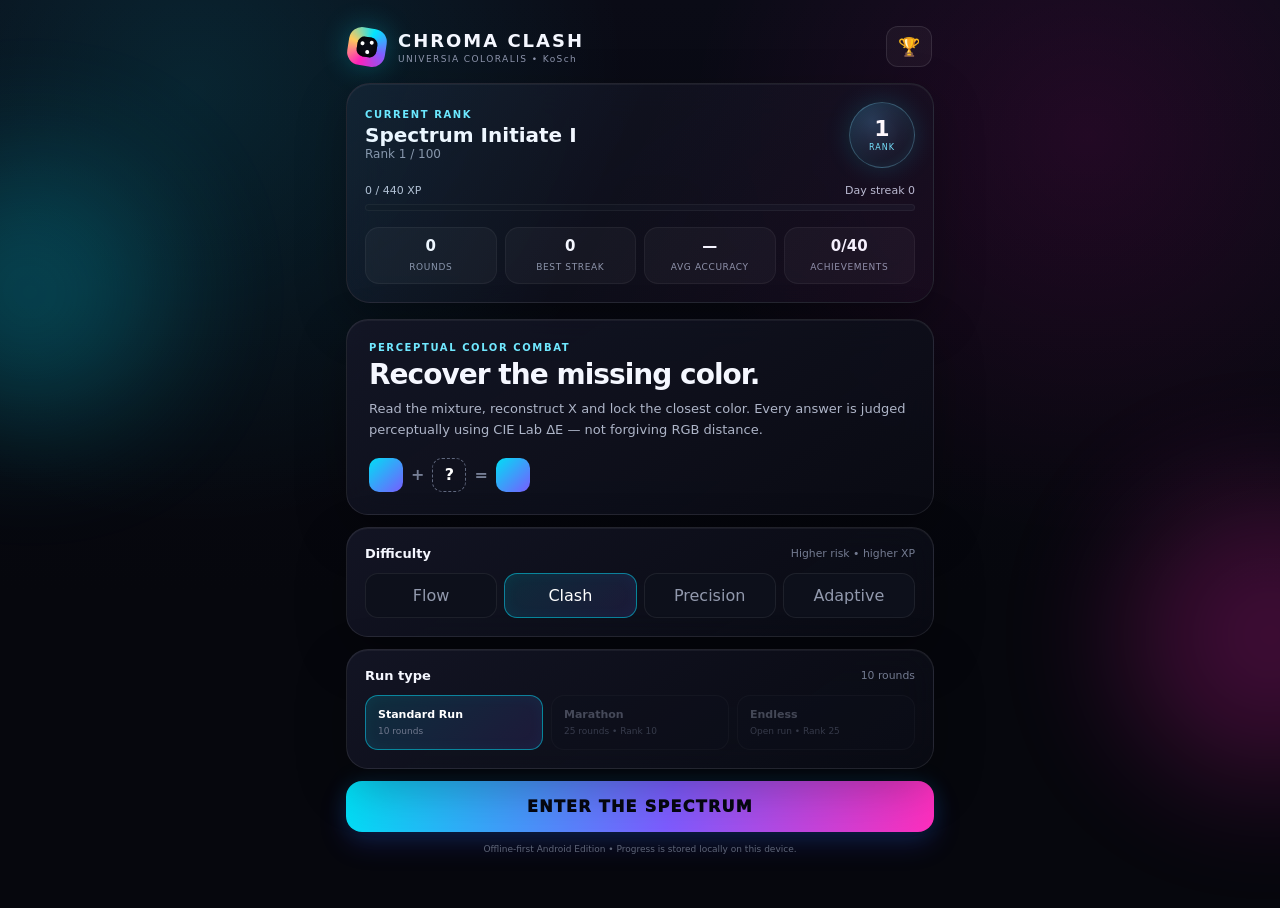
<file: app/src/main/assets/www/index.html>
<!doctype html>
<html lang="en">
<head>
  <meta charset="utf-8">
  <meta name="viewport" content="width=device-width,initial-scale=1,viewport-fit=cover,user-scalable=no">
  <meta name="theme-color" content="#080913">
  <title>Chroma Clash • Universia Coloralis</title>
  <link rel="stylesheet" href="styles.css">
</head>
<body>
  <div class="aurora a1"></div><div class="aurora a2"></div>
  <div id="app-shell">
    <header class="topbar">
      <div class="brand-wrap">
        <div class="brand-mark" aria-hidden="true"><span></span><span></span><span></span></div>
        <div><h1>CHROMA CLASH</h1><div class="subtitle">UNIVERSIA COLORALIS • KoSch</div></div>
      </div>
      <button class="icon-btn" id="achievements-btn" aria-label="Achievements">🏆</button>
    </header>

    <section class="profile-card glass" id="profile-card">
      <div class="profile-row">
        <div>
          <div class="eyebrow">CURRENT RANK</div>
          <div id="rank-title" class="rank-title">Spectrum Initiate I</div>
          <div id="level-label" class="muted">Rank 1 / 100</div>
        </div>
        <button id="rank-ladder-btn" class="rank-orb"><span id="rank-number">1</span><small>RANK</small></button>
      </div>
      <div class="xp-line"><span id="xp-label">0 / 440 XP</span><span id="daily-label">Day streak 1</span></div>
      <div class="progress"><div id="xp-bar"></div></div>
      <div class="stat-grid">
        <div><b id="stat-rounds">0</b><span>Rounds</span></div>
        <div><b id="stat-best">0</b><span>Best streak</span></div>
        <div><b id="stat-avg">—</b><span>Avg accuracy</span></div>
        <div><b id="stat-achievements">0</b><span>Achievements</span></div>
      </div>
    </section>

    <main>
      <section id="start-screen" class="screen active">
        <div class="hero glass">
          <div class="eyebrow">PERCEPTUAL COLOR COMBAT</div>
          <h2>Recover the missing color.</h2>
          <p>Read the mixture, reconstruct X and lock the closest color. Every answer is judged perceptually using CIE Lab ΔE — not forgiving RGB distance.</p>
          <div class="equation-mini"><i></i><span>+</span><b>?</b><span>=</span><i></i></div>
        </div>

        <div class="panel glass">
          <div class="panel-heading"><span>Difficulty</span><small>Higher risk • higher XP</small></div>
          <div class="segmented" id="difficulty-options">
            <button data-difficulty="easy">Flow</button>
            <button data-difficulty="medium" class="active">Clash</button>
            <button data-difficulty="hard">Precision</button>
            <button data-difficulty="adaptive">Adaptive</button>
          </div>
        </div>

        <div class="panel glass">
          <div class="panel-heading"><span>Run type</span><small id="mode-note">10 rounds</small></div>
          <div class="mode-grid" id="mode-options">
            <button data-mode="run" class="active"><b>Standard Run</b><span>10 rounds</span></button>
            <button data-mode="marathon"><b>Marathon</b><span>25 rounds • Rank 10</span></button>
            <button data-mode="endless"><b>Endless</b><span>Open run • Rank 25</span></button>
          </div>
        </div>

        <button id="start-game-btn" class="primary-btn">ENTER THE SPECTRUM</button>
        <div class="footer-note">Offline-first Android Edition • Progress is stored locally on this device.</div>
      </section>

      <section id="game-screen" class="screen">
        <div class="run-hud glass">
          <div><small>ROUND</small><b id="round-label">1 / 10</b></div>
          <div><small>SCORE</small><b id="score-label">0</b></div>
          <div><small>STREAK</small><b id="streak-label">0×</b></div>
          <button id="end-run-btn" class="ghost-btn">End</button>
        </div>

        <div class="challenge glass">
          <div class="eyebrow">SOLVE THE MIX</div>
          <div class="equation">
            <div class="color-box" id="color1"></div><span>+</span>
            <div class="color-box mystery" id="color2">?</div><span>=</span>
            <div class="color-box" id="target-color"></div>
          </div>
          <div class="challenge-caption">Which color is X?</div>
        </div>

        <div class="picker-card glass">
          <div class="picker-heading">
            <div><div class="eyebrow">YOUR GUESS</div><div id="selected-rgb">Move across the field</div></div>
            <div id="selected-color-preview"></div>
          </div>
          <canvas id="color-picker" width="320" height="260" aria-label="Saturation and brightness picker"></canvas>
          <label class="hue-label" for="hue-slider"><span>HUE</span><output id="hue-value">180°</output></label>
          <input id="hue-slider" class="hue-slider" type="range" min="0" max="359" value="180">
          <button id="lock-in-btn" class="primary-btn" disabled>LOCK IN</button>
        </div>

        <div class="timer-wrap glass"><span id="timer-text">30.0</span><div class="timer-track"><div id="timer-bar"></div></div></div>
      </section>
    </main>
  </div>

  <div id="result-overlay" class="overlay hidden" aria-hidden="true">
    <div class="modal result-modal glass">
      <div class="result-grade" id="result-grade">A</div>
      <div class="eyebrow">ROUND VERDICT</div>
      <h3 id="result-verdict">Chromatic Lock</h3>
      <div class="comparison">
        <div><span id="guess-swatch"></span><small>YOUR GUESS</small><b id="guess-rgb">RGB</b></div>
        <div class="vs">ΔE<br><b id="delta-e">0.00</b></div>
        <div><span id="target-swatch"></span><small>TARGET</small><b id="target-rgb">RGB</b></div>
      </div>
      <div class="result-metrics">
        <div><small>Accuracy</small><b id="result-accuracy">0%</b></div>
        <div><small>Points</small><b id="result-points">+0</b></div>
        <div><small>XP</small><b id="result-xp">+0</b></div>
      </div>
      <div id="new-achievements" class="new-achievements hidden"></div>
      <button id="continue-btn" class="primary-btn">NEXT ROUND</button>
    </div>
  </div>

  <div id="summary-overlay" class="overlay hidden" aria-hidden="true">
    <div class="modal glass">
      <div class="eyebrow">RUN COMPLETE</div>
      <h3 id="summary-title">Spectrum Report</h3>
      <div class="summary-score" id="summary-score">0</div>
      <div class="summary-grid">
        <div><small>AVG ACCURACY</small><b id="summary-accuracy">0%</b></div>
        <div><small>RUN XP</small><b id="summary-xp">+0</b></div>
        <div><small>BEST STREAK</small><b id="summary-streak">0×</b></div>
        <div><small>S-GRADES</small><b id="summary-sgrades">0</b></div>
      </div>
      <button id="summary-close" class="primary-btn">BACK TO HUB</button>
    </div>
  </div>

  <div id="achievements-overlay" class="overlay hidden" aria-hidden="true">
    <div class="modal tall glass">
      <div class="modal-header"><div><div class="eyebrow">COLLECTION</div><h3>Achievements</h3></div><button data-close="achievements-overlay" class="icon-btn">×</button></div>
      <div id="achievement-progress" class="muted"></div>
      <div id="achievement-list" class="achievement-list"></div>
    </div>
  </div>

  <div id="ranks-overlay" class="overlay hidden" aria-hidden="true">
    <div class="modal tall glass">
      <div class="modal-header"><div><div class="eyebrow">LONG GAME</div><h3>100 Rank Ladder</h3></div><button data-close="ranks-overlay" class="icon-btn">×</button></div>
      <div id="rank-list" class="rank-list"></div>
    </div>
  </div>

  <div id="toast-stack" aria-live="polite"></div>
  <script src="game.js"></script>
  <script>
    document.addEventListener('DOMContentLoaded', () => {
      const resetScroll = () => requestAnimationFrame(() => window.scrollTo(0, 0));
      document.getElementById('start-game-btn')?.addEventListener('click', resetScroll);
      document.getElementById('summary-close')?.addEventListener('click', resetScroll);
    });
  </script>
</body>
</html>
</file>
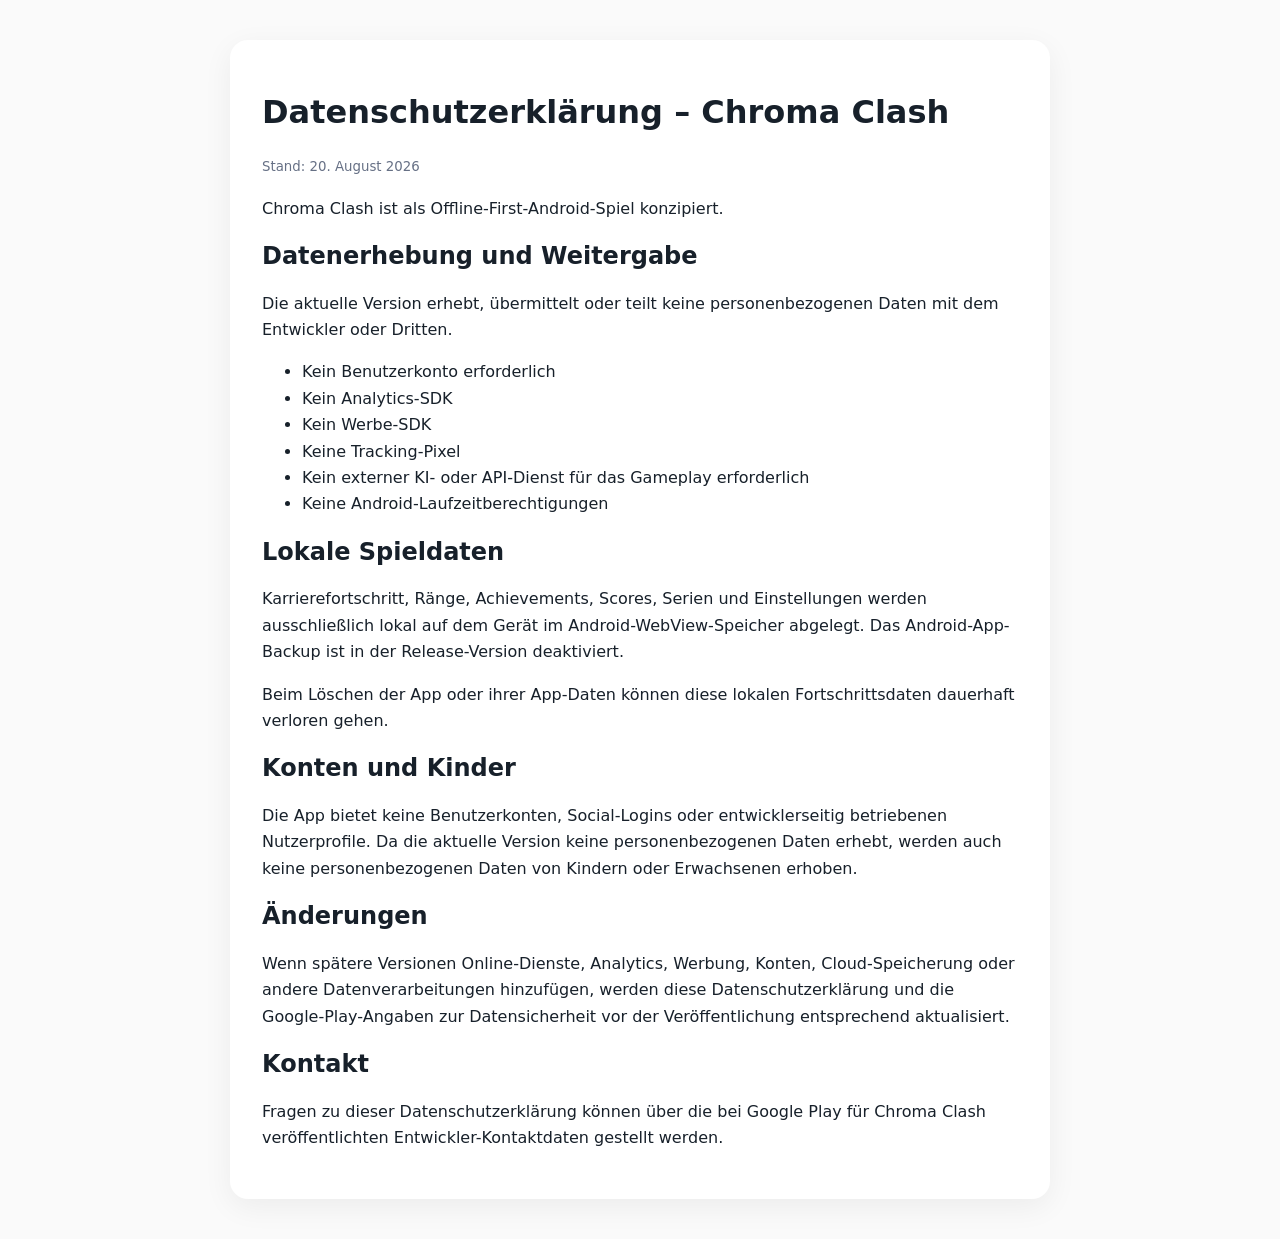
<file: docs/privacy.html>
<!doctype html>
<html lang="de">
<head>
  <meta charset="utf-8">
  <meta name="viewport" content="width=device-width,initial-scale=1">
  <title>Chroma Clash – Datenschutzerklärung</title>
  <style>
    body{font-family:system-ui,-apple-system,BlinkMacSystemFont,"Segoe UI",sans-serif;max-width:820px;margin:0 auto;padding:40px 20px;line-height:1.65;color:#17202a;background:#fafafa}h1,h2{line-height:1.2}main{background:#fff;padding:32px;border-radius:18px;box-shadow:0 8px 30px rgba(0,0,0,.06)}small{color:#667085}
  </style>
</head>
<body>
<main>
  <h1>Datenschutzerklärung – Chroma Clash</h1>
  <p><small>Stand: 20. August 2026</small></p>
  <p>Chroma Clash ist als Offline-First-Android-Spiel konzipiert.</p>

  <h2>Datenerhebung und Weitergabe</h2>
  <p>Die aktuelle Version erhebt, übermittelt oder teilt keine personenbezogenen Daten mit dem Entwickler oder Dritten.</p>
  <ul>
    <li>Kein Benutzerkonto erforderlich</li>
    <li>Kein Analytics-SDK</li>
    <li>Kein Werbe-SDK</li>
    <li>Keine Tracking-Pixel</li>
    <li>Kein externer KI- oder API-Dienst für das Gameplay erforderlich</li>
    <li>Keine Android-Laufzeitberechtigungen</li>
  </ul>

  <h2>Lokale Spieldaten</h2>
  <p>Karrierefortschritt, Ränge, Achievements, Scores, Serien und Einstellungen werden ausschließlich lokal auf dem Gerät im Android-WebView-Speicher abgelegt. Das Android-App-Backup ist in der Release-Version deaktiviert.</p>
  <p>Beim Löschen der App oder ihrer App-Daten können diese lokalen Fortschrittsdaten dauerhaft verloren gehen.</p>

  <h2>Konten und Kinder</h2>
  <p>Die App bietet keine Benutzerkonten, Social-Logins oder entwicklerseitig betriebenen Nutzerprofile. Da die aktuelle Version keine personenbezogenen Daten erhebt, werden auch keine personenbezogenen Daten von Kindern oder Erwachsenen erhoben.</p>

  <h2>Änderungen</h2>
  <p>Wenn spätere Versionen Online-Dienste, Analytics, Werbung, Konten, Cloud-Speicherung oder andere Datenverarbeitungen hinzufügen, werden diese Datenschutzerklärung und die Google-Play-Angaben zur Datensicherheit vor der Veröffentlichung entsprechend aktualisiert.</p>

  <h2>Kontakt</h2>
  <p>Fragen zu dieser Datenschutzerklärung können über die bei Google Play für Chroma Clash veröffentlichten Entwickler-Kontaktdaten gestellt werden.</p>
</main>
</body>
</html>
</file>
<file: app/src/main/assets/www/styles.css>
*{box-sizing:border-box}html,body{margin:0;min-height:100%;background:#070811;color:#f5f7ff;font-family:Inter,system-ui,-apple-system,"Segoe UI",sans-serif}body{min-height:100vh;padding:env(safe-area-inset-top) 0 env(safe-area-inset-bottom);overflow-x:hidden;background:radial-gradient(circle at 15% 10%,rgba(0,229,255,.12),transparent 32%),radial-gradient(circle at 85% 15%,rgba(255,0,180,.10),transparent 30%),linear-gradient(180deg,#0a0b16,#06070d 65%)}button,input{font:inherit}.aurora{position:fixed;pointer-events:none;filter:blur(70px);opacity:.24;border-radius:50%;animation:float 11s ease-in-out infinite alternate}.a1{width:260px;height:260px;background:#00e5ff;left:-100px;top:18vh}.a2{width:280px;height:280px;background:#ff22bd;right:-130px;top:55vh;animation-delay:-4s}@keyframes float{to{transform:translate3d(25px,-34px,0) scale(1.13)}}#app-shell{position:relative;z-index:1;max-width:620px;margin:auto;padding:18px 16px 42px}.topbar{display:flex;align-items:center;justify-content:space-between;padding:8px 2px 16px}.brand-wrap{display:flex;align-items:center;gap:12px}.brand-mark{position:relative;width:38px;height:38px;border-radius:13px;background:conic-gradient(from 20deg,#00e5ff,#845cff,#ff22bd,#ffca5c,#00e5ff);box-shadow:0 0 28px rgba(0,229,255,.28);display:grid;place-items:center;transform:rotate(9deg)}.brand-mark:after{content:"";width:20px;height:20px;border-radius:7px;background:#0b0d18;box-shadow:inset 0 0 10px #000}.brand-mark span{position:absolute;width:4px;height:4px;border-radius:50%;background:white;z-index:2}.brand-mark span:nth-child(1){transform:translate(-5px,-3px)}.brand-mark span:nth-child(2){transform:translate(4px,-5px)}.brand-mark span:nth-child(3){transform:translate(1px,5px)}h1{font-size:18px;letter-spacing:.11em;margin:0;font-weight:900}.subtitle{font-size:9px;letter-spacing:.16em;color:#8f96ae;margin-top:3px}.glass{background:linear-gradient(145deg,rgba(21,23,39,.88),rgba(10,11,20,.82));border:1px solid rgba(255,255,255,.09);box-shadow:0 18px 50px rgba(0,0,0,.28),inset 0 1px rgba(255,255,255,.05);backdrop-filter:blur(18px);-webkit-backdrop-filter:blur(18px)}.profile-card{border-radius:24px;padding:18px;margin-bottom:16px;position:relative;overflow:hidden}.profile-card:before{content:"";position:absolute;inset:0;background:linear-gradient(115deg,rgba(0,229,255,.06),transparent 45%,rgba(255,34,189,.05));pointer-events:none}.profile-row,.xp-line,.picker-heading,.panel-heading,.modal-header{display:flex;align-items:center;justify-content:space-between;gap:12px}.eyebrow{font-size:10px;font-weight:800;letter-spacing:.16em;color:#70e8ff;text-transform:uppercase}.rank-title{font-size:20px;font-weight:850;margin-top:3px}.muted{color:#8e95aa;font-size:12px}.rank-orb{width:66px;height:66px;border-radius:50%;border:1px solid rgba(112,232,255,.3);background:radial-gradient(circle at 35% 30%,#223b53,#111522 65%);color:#fff;box-shadow:0 0 26px rgba(0,229,255,.16),inset 0 0 18px rgba(0,229,255,.1);display:flex;flex-direction:column;align-items:center;justify-content:center;cursor:pointer}.rank-orb span{font-size:22px;font-weight:900;line-height:1}.rank-orb small{font-size:8px;letter-spacing:.12em;color:#71e7ff;margin-top:3px}.xp-line{font-size:11px;color:#b9c0d3;margin:16px 0 7px}.progress{height:7px;border-radius:99px;background:#111420;overflow:hidden;border:1px solid rgba(255,255,255,.05)}#xp-bar{height:100%;width:0;background:linear-gradient(90deg,#00dfff,#7a5cff,#ff2ebd);box-shadow:0 0 18px rgba(0,229,255,.65);transition:width .65s cubic-bezier(.2,.8,.2,1)}.stat-grid{display:grid;grid-template-columns:repeat(4,1fr);gap:8px;margin-top:16px}.stat-grid div,.summary-grid div,.result-metrics div{text-align:center;padding:9px 5px;border-radius:14px;background:rgba(255,255,255,.035);border:1px solid rgba(255,255,255,.05)}.stat-grid b,.summary-grid b,.result-metrics b{display:block;font-size:15px}.stat-grid span,.summary-grid small,.result-metrics small{font-size:9px;color:#8d94aa;text-transform:uppercase;letter-spacing:.07em}.screen{display:none}.screen.active{display:block;animation:fade .3s ease}@keyframes fade{from{opacity:0;transform:translateY(5px)}to{opacity:1;transform:none}}.hero,.panel,.challenge,.picker-card,.run-hud,.timer-wrap{border-radius:22px;padding:18px;margin:12px 0}.hero{padding:22px}.hero h2{font-size:28px;line-height:1.05;margin:7px 0 10px;letter-spacing:-.035em}.hero p{font-size:13px;line-height:1.55;color:#aeb5c8;margin:0}.equation-mini{display:flex;align-items:center;gap:8px;margin-top:18px;color:#777f96;font-weight:800}.equation-mini i,.equation-mini b{width:34px;height:34px;border-radius:10px;background:linear-gradient(135deg,#00dff5,#785cff);display:grid;place-items:center}.equation-mini b{background:transparent;border:1px dashed #5f677d;color:#fff}.panel-heading{font-size:13px;font-weight:750;margin-bottom:12px}.panel-heading small{color:#737b91;font-weight:500}.segmented{display:grid;grid-template-columns:repeat(4,1fr);gap:7px}.segmented button,.mode-grid button{border:1px solid rgba(255,255,255,.07);background:#0d101b;color:#9299ad;border-radius:13px;padding:12px 7px;cursor:pointer;transition:.2s}.segmented button.active,.mode-grid button.active{color:white;border-color:rgba(0,229,255,.5);background:linear-gradient(135deg,rgba(0,229,255,.13),rgba(132,92,255,.13));box-shadow:inset 0 0 16px rgba(0,229,255,.05)}.mode-grid{display:grid;grid-template-columns:repeat(3,1fr);gap:8px}.mode-grid button{display:flex;flex-direction:column;gap:4px;text-align:left;padding:12px}.mode-grid b{font-size:11px}.mode-grid span{font-size:9px;line-height:1.35;color:#6f778d}.mode-grid button.locked{opacity:.42}.primary-btn{width:100%;border:0;border-radius:16px;padding:16px 18px;background:linear-gradient(100deg,#00dff5,#7d5cff 55%,#ff2ebd);color:#050711;font-weight:950;letter-spacing:.08em;box-shadow:0 12px 28px rgba(50,68,255,.18),0 0 24px rgba(0,229,255,.12);cursor:pointer}.primary-btn:disabled{filter:saturate(.1);opacity:.45;box-shadow:none}.footer-note{text-align:center;font-size:9px;color:#5f6679;margin:12px}.run-hud{display:grid;grid-template-columns:1fr 1fr 1fr auto;align-items:center;padding:12px 14px}.run-hud div{display:flex;flex-direction:column}.run-hud small{font-size:8px;color:#707990;letter-spacing:.12em}.run-hud b{font-size:15px}.ghost-btn,.icon-btn{border:1px solid rgba(255,255,255,.1);background:rgba(255,255,255,.04);color:#d9ddec;border-radius:12px;padding:9px 11px;cursor:pointer}.icon-btn{font-size:18px;min-width:42px}.challenge{text-align:center}.equation{display:flex;align-items:center;justify-content:center;gap:10px;margin:14px 0 8px}.equation>span{font-size:24px;color:#798096;font-weight:350}.color-box{width:min(23vw,98px);height:min(23vw,98px);max-width:98px;max-height:98px;border-radius:20px;border:1px solid rgba(255,255,255,.13);box-shadow:inset 0 0 22px rgba(255,255,255,.08),0 10px 22px rgba(0,0,0,.3);display:grid;place-items:center;font-size:30px;font-weight:900;transition:.25s}.mystery{background:linear-gradient(145deg,#131626,#090b13)!important;border:1px dashed #586078}.challenge-caption{font-size:12px;color:#858da3}.picker-card{padding:15px}.picker-heading{margin:3px 3px 12px}.picker-heading #selected-rgb{font-size:12px;margin-top:4px;color:#c7ccda}.picker-heading #selected-color-preview{width:46px;height:46px;border-radius:15px;background:#11131e;border:1px solid rgba(255,255,255,.1);box-shadow:0 0 24px rgba(0,0,0,.3)}#color-picker{display:block;width:100%;height:auto;max-height:260px;border-radius:16px;border:1px solid rgba(255,255,255,.1);touch-action:none;cursor:crosshair;background:#111;box-shadow:inset 0 0 20px rgba(0,0,0,.25)}.hue-label{display:flex;justify-content:space-between;margin:13px 2px 6px;font-size:9px;letter-spacing:.12em;color:#81899f}.hue-slider{appearance:none;-webkit-appearance:none;width:100%;height:14px;border-radius:99px;background:linear-gradient(90deg,#f00,#ff0,#0f0,#0ff,#00f,#f0f,#f00);outline:none}.hue-slider::-webkit-slider-thumb{-webkit-appearance:none;width:24px;height:24px;border-radius:50%;background:white;border:3px solid #111;box-shadow:0 0 0 2px rgba(255,255,255,.4)}.picker-card .primary-btn{margin-top:16px}.timer-wrap{display:flex;align-items:center;gap:12px;padding:10px 14px}.timer-wrap>span{width:44px;font-variant-numeric:tabular-nums;font-size:13px;font-weight:800}.timer-track{height:7px;flex:1;background:#121522;border-radius:99px;overflow:hidden}#timer-bar{height:100%;width:100%;background:linear-gradient(90deg,#49f59f,#ffe65b,#ff526b);transition:width .09s linear}.overlay{position:fixed;z-index:50;inset:0;padding:22px 16px;display:grid;place-items:center;background:rgba(3,4,8,.82);backdrop-filter:blur(16px);-webkit-backdrop-filter:blur(16px);animation:fade .2s ease}.overlay.hidden{display:none}.modal{width:min(100%,520px);border-radius:26px;padding:22px;max-height:90vh;overflow:auto}.modal.tall{height:min(90vh,720px)}.modal h3{font-size:25px;margin:4px 0 16px}.result-modal{text-align:center}.result-grade{width:86px;height:86px;border-radius:28px;margin:-2px auto 15px;display:grid;place-items:center;font-size:38px;font-weight:950;background:radial-gradient(circle at 35% 30%,#2a5f72,#141827 65%);border:1px solid rgba(112,232,255,.25);box-shadow:0 0 32px rgba(0,229,255,.16)}.comparison{display:grid;grid-template-columns:1fr auto 1fr;align-items:center;gap:12px;margin:20px 0}.comparison>div:not(.vs){display:flex;flex-direction:column;align-items:center;gap:6px}.comparison span{width:64px;height:64px;border-radius:18px;border:1px solid rgba(255,255,255,.14);box-shadow:0 8px 22px rgba(0,0,0,.32)}.comparison small{font-size:8px;color:#798196;letter-spacing:.12em}.comparison b{font-size:9px}.vs{font-size:9px;color:#767e93;letter-spacing:.1em}.vs b{font-size:17px;color:white}.result-metrics,.summary-grid{display:grid;grid-template-columns:repeat(3,1fr);gap:8px;margin:16px 0}.summary-grid{grid-template-columns:repeat(2,1fr)}.result-metrics b,.summary-grid b{font-size:17px;margin-top:4px}.new-achievements{border-radius:15px;padding:10px;background:rgba(255,208,80,.07);border:1px solid rgba(255,208,80,.18);font-size:11px;margin:12px 0;text-align:left}.new-achievements.hidden{display:none}.summary-score{text-align:center;font-size:54px;font-weight:950;letter-spacing:-.04em;background:linear-gradient(90deg,#65eaff,#8f70ff,#ff65c8);-webkit-background-clip:text;color:transparent;margin:20px}.achievement-list,.rank-list{display:flex;flex-direction:column;gap:8px;margin-top:14px}.achievement-item,.rank-item{display:grid;grid-template-columns:auto 1fr auto;align-items:center;gap:12px;padding:12px;border-radius:16px;background:rgba(255,255,255,.035);border:1px solid rgba(255,255,255,.055)}.achievement-item.locked,.rank-item.locked{opacity:.43;filter:saturate(.2)}.achievement-icon{width:40px;height:40px;display:grid;place-items:center;border-radius:13px;background:#151929;font-size:19px}.achievement-item b,.rank-item b{font-size:12px;display:block}.achievement-item span,.rank-item span{font-size:9px;color:#7d859a;display:block;margin-top:3px;line-height:1.35}.achievement-item em,.rank-item em{font-style:normal;font-size:9px;color:#71e7ff}.rank-item.current{border-color:rgba(0,229,255,.5);box-shadow:inset 0 0 22px rgba(0,229,255,.05)}#toast-stack{position:fixed;z-index:100;left:50%;bottom:calc(18px + env(safe-area-inset-bottom));transform:translateX(-50%);width:min(92%,480px);pointer-events:none}.toast{margin-top:8px;padding:12px 14px;border-radius:15px;background:rgba(18,21,34,.96);border:1px solid rgba(112,232,255,.18);box-shadow:0 14px 35px rgba(0,0,0,.35);font-size:11px;animation:toastIn .3s ease}.toast b{display:block;font-size:12px;margin-bottom:2px}@keyframes toastIn{from{opacity:0;transform:translateY(12px)}to{opacity:1;transform:none}}@media(max-width:420px){.segmented{grid-template-columns:repeat(2,1fr)}.stat-grid{grid-template-columns:repeat(2,1fr)}.mode-grid{grid-template-columns:1fr}.hero h2{font-size:25px}}
</file>
